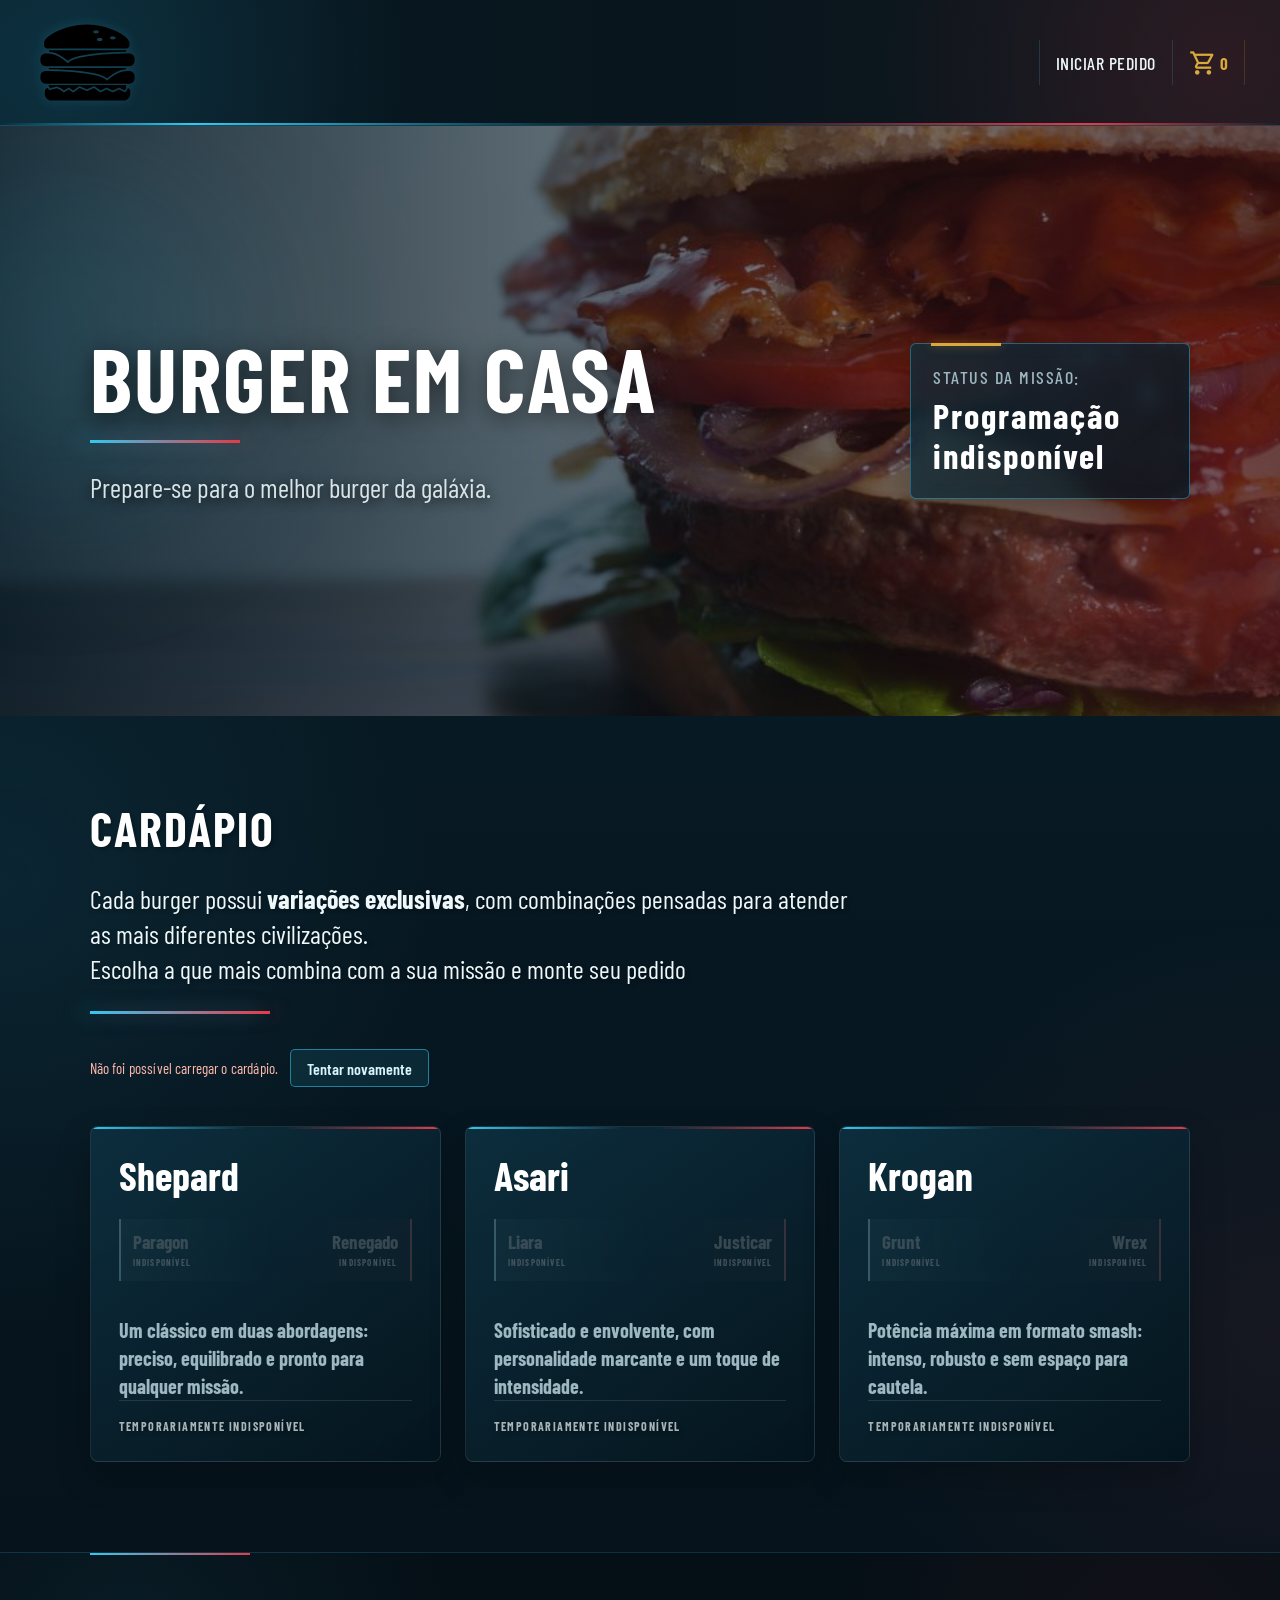
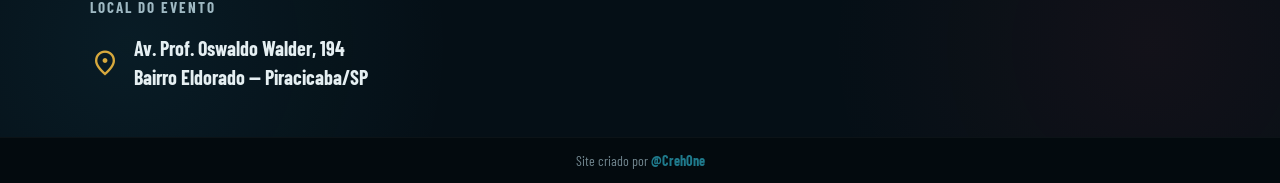
<file: index.html>
<!DOCTYPE html>
<html lang="pt-br">
<head>
    <meta charset="UTF-8">
    <meta http-equiv="X-UA-Compatible" content="IE=edge">
    <meta name="viewport" content="width=device-width, initial-scale=1.0">

    <link rel="stylesheet" href="css/style.css">
    <link rel="stylesheet" href="css/modal.css">
    <link rel="stylesheet" href="css/cart.css">
    <link rel="stylesheet" href="css/checkout.css">

    <link rel="preconnect" href="https://fonts.googleapis.com">
    <link rel="preconnect" href="https://fonts.gstatic.com" crossorigin>
    <link href="https://fonts.googleapis.com/css2?family=Barlow+Condensed:ital,wght@0,400;0,500;0,700;1,500;1,700&display=swap" rel="stylesheet">
    <link rel="stylesheet" href="https://fonts.googleapis.com/css2?family=Material+Symbols+Outlined:opsz,wght,FILL,GRAD@48,400,0,0" />

    <title>Burger em casa</title>
</head>
<body>
    <div class="modalScreen">
        <div class="modal">
            <div class="closeButton">
                <p onclick="closeModal()">❌</p>
            </div>
            <div class="burgerArea">
                <img src="images/burger-banner.jpg" alt="">
                <div class="burgerOptions">
                    <div class="burgerDesc">
                        <h1></h1>
                        <p></p>
                    </div>
                    <div class="variationArea">
                        <p class="variationBlue selected" onclick="selectBlue()"></p>
                        <p class="variationRed" onclick="selectRed()"></p>
                    </div>
                    <div class="variationDesc">
                        <p></p>
                    </div>
                </div>
            </div>
            <div class="values">
                <div class="quantity">
                    <p>Quantidade: </p>
                    <button id="qtMinus">-</button>
                    <div class="burgerQt">1</div>
                    <button id="qtPlus">+</button>
                </div>
                <div class="burgerPrice">
                    <p>R$ </p>
                    <p class="total">00,00</p>
                </div>
            </div>
        
            <div id="missionCartNotice" class="missionCartNotice" role="status" aria-live="polite" hidden></div>
            <div class="addCart">
                <button onclick="addToCart()">
                    <span class="material-symbols-outlined">
                        add_shopping_cart
                        </span> Carrinho
                </button>
            </div>
        </div>
    </div>

    <div class="container">
        <header>
            <img src="images/burger-logo-icon.svg" alt="">
            <div class="nav">
                <p onclick="rollToMenu()">Iniciar pedido</p>
                <p onclick="openCart()"><span class="material-symbols-outlined">
                    shopping_cart
                    </span>
                    <span id="cartQt">0</span></p>
            </div>
        </header>
        <div class="banner">
            <div class="event">
                <div class="prop">
                    <h1>BURGER EM CASA</h1>
                    <P>Prepare-se para o melhor burger da galáxia.</P>
                </div>
                <div class="date">
                    <p>Próxima missão:</p>
                    <p id="date">Consultando missão...</p>
                </div>
            </div>
        </div>
        <div class="menu">
            <div class="menuDescription">
                <p>Cada burger possui <strong>variações exclusivas</strong>, com combinações pensadas para atender as mais diferentes civilizações.</p>
                <p>Escolha a que mais combina com a sua missão e monte seu pedido</p>
            </div>
            <div class="catalogFeedback" aria-live="polite">
                <p id="catalogStatus" class="catalogStatus" role="status">
                    Consultando cardápio oficial...
                </p>
                <button id="catalogRetryButton" class="catalogRetryButton"
                    type="button" onclick="refreshCatalog()" hidden>
                    Tentar novamente
                </button>
            </div>
            <div class="menuOptions">
                <div class="option1" onclick="openModal(0)">
                    <h2>Shepard</h2>
                    <div class="menuVariation">
                        <p class="menuVariationItem paragonSide" id="menuVariation-0-0">
                            Paragon
                        </p>
                    
                        <p class="menuVariationItem renegadeSide" id="menuVariation-0-1">
                            Renegado
                        </p>
                    </div>
                    <p>Um clássico em duas abordagens: preciso, equilibrado e pronto para qualquer missão.</p>
                    <div class="menuAvailability" id="menuAvailability-0"></div>
                </div>
                <div class="option2" onclick="openModal(1)">
                    <h2>Asari</h2>
                    <div class="menuVariation">
                        <p class="menuVariationItem paragonSide" id="menuVariation-1-0">
                            Liara
                        </p>
                    
                        <p class="menuVariationItem renegadeSide" id="menuVariation-1-1">
                            Justicar
                        </p>
                    </div>
                    <p>Sofisticado e envolvente, com personalidade marcante e um toque de intensidade.</p>
                    <div class="menuAvailability" id="menuAvailability-1"></div>
                </div>
                <div class="option3" onclick="openModal(2)">
                    <h2>Krogan</h2>
                    <div class="menuVariation">
                        <p class="menuVariationItem paragonSide" id="menuVariation-2-0">
                            Grunt
                        </p>
                    
                        <p class="menuVariationItem renegadeSide" id="menuVariation-2-1">
                            Wrex
                        </p>
                    </div>
                    <p>Potência máxima em formato smash: intenso, robusto e sem espaço para cautela.</p>
                    <div class="menuAvailability" id="menuAvailability-2"></div>
                </div>
            </div>
        </div>
        <footer>
            <div class="address">
                <div class="addressLabel">LOCAL DO EVENTO</div>

                <div class="addressInfo">
                    <span class="material-symbols-outlined">location_on</span>
                
                    <p>
                        Av. Prof. Oswaldo Walder, 194<br>
                        Bairro Eldorado — Piracicaba/SP
                    </p>
                </div>
            </div>
            <div class="copyright">
                <p>Site criado por <a href="">@CrehOne</a></p>
            </div>
        </footer>
    </div>

    <aside>
        <div class="cartArea">
            <p class="closeCart" onclick="closeCart()">❌</p>
            <h1>Seu pedido</h1>
            <div class="cart">

                <div class="cartItems">
                    <!-- Os itens do carrinho serão inseridos pelo JavaScript -->
                </div>
            
                <div class="cartValues">
                    <p>Total: R$ <span class="cartTotal">0,00</span></p>
                </div>
            
                <div class="cartOrder">
                    <button type="button" onclick="openCheckout()">
                        Finalizar pedido
                    </button>
                </div>

            </div>
        </div>
    </aside>

    <!-- CHECKOUT -->
    <div class="checkoutScreen">

        <div class="checkout">

            <button class="closeCheckout" type="button" onclick="closeCheckout()">
                &times;
            </button>

            <h1>Finalizar pedido</h1>

            <div
                id="orderSuccess"
                class="orderSuccess"
                style="display: none;"
            >
                <h2>🍔 Pedido confirmado!</h2>
                    
                <p>
                    Seu pedido foi recebido com sucesso.
                </p>
            
                <p>
                    <strong>Número do pedido:</strong>
                    <span id="confirmedOrderId"></span>
                </p>
            
                <p>
                    <strong>Total:</strong>
                    R$ <span id="confirmedOrderTotal"></span>
                </p>
            
                <p>
                    Aguarde a confirmação do preparo.
                </p>

                <button
                    type="button"
                    id="shareWhatsAppButton"
                    onclick="sendConfirmedOrderToWhatsApp()"
                >
                    Enviar cópia pelo WhatsApp (opcional)
                </button>

                <button
                    type="button"
                    id="newOrderButton"
                    onclick="startNewOrder()"
                >
                    Fazer novo pedido
                </button>
            </div>

            <div class="checkoutForm">

                <div class="formGroup">
                    <label for="customerName">Nome</label>

                    <input
                        type="text"
                        id="customerName"
                        placeholder="Digite seu nome"
                        autocomplete="name"
                    >

                    <small class="formError" id="nameError"></small>
                </div>

                <div class="formGroup">
                    <label for="customerPhone">WhatsApp</label>

                    <input
                        type="tel"
                        id="customerPhone"
                        placeholder="(11) 99999-9999"
                        autocomplete="tel"
                        maxlength="15"
                    >

                    <small class="formError" id="phoneError"></small>
                </div>

                <div class="formGroup">
                    <label for="paymentMethod">Forma de pagamento</label>

                    <select id="paymentMethod">
                        <option value="">Selecione</option>
                        <option value="pix">Pix</option>
                        <option value="cartao">Cartão</option>
                    </select>
                
                    <small class="formError" id="paymentError"></small>
                </div>

                <div class="formGroup">
                    <label for="orderNotes">Observações</label>

                    <textarea
                        id="orderNotes"
                        placeholder="Alguma observação sobre o pedido?"
                        rows="3"
                    ></textarea>
                </div>

            </div>

            <p id="checkoutCatalogStatus" role="alert" style="display: none; color: #e02a24; font-weight: bold; margin: 12px 0;"></p>
            <div class="checkoutSummary">

                <h2>Resumo do pedido</h2>

                <div class="checkoutItems">
                    <!-- O JavaScript vai inserir os produtos aqui -->
                </div>

                <div class="checkoutTotal">
                    Total:
                    R$ <span id="checkoutTotalValue">0,00</span>
                </div>

            </div>

            <div class="checkoutActions">

                <button
                    class="confirmOrder"
                    type="button"
                    onclick="validateCheckout()"
                >
                    Confirmar pedido
                </button>

                <button
                    class="backToCart"
                    type="button"
                    onclick="backToCart()"
                >
                    Voltar ao carrinho
                </button>

            </div>

        </div>

    </div>
    
    <script src="menu.js"></script>
    <script src="script.js"></script>
</body>
</html>
</file>
<file: css/style.css>
* {
    margin: 0;
    padding: 0;
    box-sizing: border-box;
    font-family: 'Barlow Condensed', sans-serif;
    
}

body {
    display: flex;
    justify-content: right;
}

header {
    display: flex;
    flex-direction: row;
    justify-content: space-between;
    align-items: end;
    background-color: #e02a24;
    padding: 0px 30px;
    width: 99vw;
    min-height: 160px;
}

header img {    
    width: 160px;
    height: 160px;
}

header .nav {
    margin: 20px;
    display: flex;
    height: 30px;
    align-items: center;
}

.nav p {
    padding: 10px;
    text-decoration: none;
    color: black;
    text-transform: uppercase;
    font-weight: 500;
    border-left: 1px solid #022B3A;
}

.nav p:hover {
    background-color: #022B3A;
    color: white;
}

.nav span {
    color: yellow;
    border-radius: 5px;
}

.banner {
    display: flex;
    flex-direction: column;
    background-image: url(../images/burger-banner.jpg);
    background-repeat: no-repeat;
    background-size: cover;
    background-attachment: fixed;
    width: 99vw;
    min-height: 600px;
    box-shadow: inset -2px 1px 8px 4px rgba(0, 0, 0, 0.33);
}

.event {
    display: flex;
    height: 400px;
    flex-direction: row;
    justify-content: space-between;
    align-items: center;
}

.prop {
    flex: 1;
    padding: 40px;
    
}

.prop h1 {
    max-width: 440px;
    font-size: 70px;
    text-shadow: 2px 2px 4px rgba(0, 0, 0, 0.314);
    color: #022B3A;
}

.prop p {
    max-width: 350px;
    margin-top: 30px;
    font-size: 30px;
    text-shadow: 2px 2px 4px rgba(0, 0, 0, 0.314);
}

.date {
    display: flex;
    flex-direction: column;
    justify-content: end;
    margin-right: 40px;
    width: 220px;
    background-color: rgba(0, 0, 0, 0.715);
    color: white;
    font-size: 40px;
    font-weight: 700;
    text-align: center;
    border-radius: 15px;
    box-shadow: 4px 4px 4px rgba(0, 0, 0, 0.305);
}

#date {
    border: 3px solid white;
    border-radius: 0px 0px 15px 15px ;
}

.banner button {
    width: 120px;
    height: 28px;
    font-size: 18px;
    margin-left: 40px;
    background-color: #1F7A8C;
    color: white;
    border: 1px solid #022B3A;
    border-radius: 5px;
    box-shadow: 2px 2px 4px rgba(0, 0, 0, 0.31);
}

.banner button:hover {
    color: #022B3A;
    background-color: #BFDBF7;
    cursor: pointer;
    border: 2px solid #022B3A;
    font-weight: bold;
}

.menu {
    display: flex;
    flex-direction: column;
    width: 99vw;
    min-height: 600px;
    background-color: #e02a24;
}

.menuDescription {
    flex: 1;
    padding: 40px;
    font-size: 28px;
    color: #022B3A;
    text-shadow: 2px 2px 4px rgba(0, 0, 0, 0.314);
}

.menuOptions {
    flex: 1;
    display: flex;
    margin: 40px;
}

.option1,
.option2,
.option3 {
    background-color: #BFDBF7;
    width: 200px;
    height: 350px;
    border: 5px solid #022B3A;
    border-radius: 10px;
    margin-right: 30px;
    text-shadow: 2px 2px 4px rgba(0, 0, 0, 0.314);
    box-shadow: 2px 2px 4px rgba(0, 0, 0, 0.31);
}

.option1:hover,
.option2:hover,
.option3:hover {
    box-shadow: 2px 2px 10px #BFDBF7;
    border-color: #BFDBF7;
}

.option1 h2,
.option2 h2,
.option3 h2 {
    font-size: 45px;
    text-align: center;
    color: #022B3A;
}

.option1 p,
.option2 p,
.option3 p {
    font-size: 20px;
    font-weight: bold;
    padding: 20px;
    color: #022B3A;
}

.smallName {
    font-size: 10px;
}

.blueOption {
    color: #1F7A8C;
}

.redOption {
    color: #e02a24;
}

.address {
    background-color: orange;
    color: #022B3A;
    padding: 40px;
    font-size: 20px;
    font-weight: bold
}

.copyright {
    background-color: #022B3A;
    color:#1F7A8C;
    text-align: center;
}

.copyright a {
    text-decoration: none;
    color:#1F7A8C;
    font-weight: bold;
}



/* ================================
   RESPONSIVIDADE - CELULAR
   ================================ */

@media (max-width: 600px) {

    body {
        display: block;
        width: 100%;
        overflow-x: hidden;
    }

    .container {
        width: 100% !important;
        max-width: 100%;
        overflow-x: hidden;
    }

    /* ---------- HEADER ---------- */

    header {
        width: 100%;
        min-height: 90px;
        height: auto;
        padding: 10px 15px;
        align-items: center;
    }

    header img {
        width: 85px;
        height: 85px;
        flex-shrink: 0;
    }

    header .nav {
        margin: 0;
        height: auto;
        display: flex;
        align-items: center;
    }

    .nav p {
        padding: 8px 7px;
        font-size: 16px;
        text-align: center;
        line-height: 1.1;
    }

    .nav span.material-symbols-outlined {
        font-size: 28px;
        display: block;
    }

    /* ---------- BANNER ---------- */

    .banner {
        width: 100%;
        min-height: 620px;
        background-attachment: scroll;
        background-position: center;
    }

    .event {
        height: auto;
        min-height: 500px;
        flex-direction: column;
        justify-content: center;
        align-items: stretch;
        gap: 30px;
    }

    .prop {
        padding: 35px 25px 0 25px;
        flex: none;
    }

    .prop h1 {
        max-width: 100%;
        font-size: 52px;
        line-height: 0.95;
    }

    .prop p {
        max-width: 100%;
        margin-top: 25px;
        font-size: 25px;
        line-height: 1.15;
    }

    .date {
        align-self: center;
        width: 190px;
        margin-right: 0;
        font-size: 32px;
    }

    #date {
        width: 100%;
    }

    .banner button {
        width: 140px;
        margin: 0 0 30px 25px;
        flex-shrink: 0;
    }

    /* ---------- MENU ---------- */

    .menu {
        width: 100%;
        min-height: auto;
    }

    .menuDescription {
        padding: 35px 25px 20px 25px;
        font-size: 24px;
        line-height: 1.15;
    }

    .menuOptions {
        display: flex;
        flex-direction: column;
        align-items: center;
        margin: 10px 20px 40px 20px;
        gap: 25px;
    }

    .option1,
    .option2,
    .option3 {
        width: 100%;
        max-width: 320px;
        height: auto;
        min-height: 300px;
        margin-right: 0;
    }

    .option1 h2,
    .option2 h2,
    .option3 h2 {
        font-size: 40px;
    }

    .option1 p,
    .option2 p,
    .option3 p {
        font-size: 19px;
        padding: 15px 20px;
    }

    /* ---------- FOOTER ---------- */

    .address {
        padding: 30px 25px;
        font-size: 18px;
        line-height: 1.3;
    }

    .copyright {
        padding: 10px;
        font-size: 16px;
    }
}

/* =========================================
   FASE 8 - NOVA IDENTIDADE VISUAL
   HEADER + BANNER
   ========================================= */


/* ---------- CORES DO PROJETO ---------- */

:root {
    --space-dark: #06131c;
    --space-panel: #0b2634;

    --paragon: #35c8f0;
    --paragon-glow: rgba(53, 200, 240, 0.35);

    --renegade: #e63b48;
    --renegade-glow: rgba(230, 59, 72, 0.30);

    --gold: #d8a93d;

    --text-light: #eef7fa;
    --text-muted: #9eb8c2;
}


/* ---------- BASE ---------- */

body {
    background-color: var(--space-dark);
}

.container {
    width: 100%;
}


/* =========================================
   HEADER
   ========================================= */

header {
    position: relative;

    width: 100%;
    min-height: 120px;

    padding: 10px 35px;

    display: flex;
    justify-content: space-between;
    align-items: center;

    background:
        radial-gradient(
            circle at 5% 50%,
            rgba(53, 200, 240, 0.14),
            transparent 28%
        ),
        radial-gradient(
            circle at 95% 50%,
            rgba(230, 59, 72, 0.13),
            transparent 28%
        ),
        linear-gradient(
            90deg,
            #071923,
            #08151d 50%,
            #11171d
        );

    border-bottom: 1px solid rgba(53, 200, 240, 0.22);
}


/* linha Paragon / Renegade */

header::after {
    content: '';

    position: absolute;

    left: 0;
    bottom: 0;

    width: 100%;
    height: 2px;

    background:
        linear-gradient(
            90deg,
            transparent 0%,
            var(--paragon) 15%,
            rgba(53, 200, 240, 0.15) 43%,
            rgba(230, 59, 72, 0.15) 57%,
            var(--renegade) 85%,
            transparent 100%
        );
}


/* ---------- LOGO ---------- */

header img {
    width: 105px;
    height: 105px;

    object-fit: contain;

    filter:
        drop-shadow(0 0 6px rgba(53, 200, 240, 0.15));
}


/* ---------- NAVEGAÇÃO ---------- */

header .nav {
    display: flex;
    align-items: center;

    height: auto;
    margin: 0;
}

.nav p {
    position: relative;

    display: flex;
    align-items: center;
    justify-content: center;

    min-height: 45px;

    padding: 8px 16px;

    color: var(--text-light);

    border-left: 1px solid rgba(53, 200, 240, 0.18);

    font-size: 18px;
    font-weight: 500;
    letter-spacing: 0.5px;

    cursor: pointer;

    transition: 0.2s ease;
}

.nav p:hover {
    color: #ffffff;

    background: rgba(53, 200, 240, 0.10);

    box-shadow:
        inset 0 -2px 0 var(--paragon);
}


/* último item = carrinho */

.nav p:last-child {
    color: var(--gold);

    border-right: 1px solid rgba(216, 169, 61, 0.18);
}

.nav p:last-child:hover {
    color: #f4cf6e;

    background: rgba(216, 169, 61, 0.08);

    box-shadow:
        inset 0 -2px 0 var(--gold);
}

.nav span {
    color: inherit;
}

.nav span.material-symbols-outlined {
    font-size: 28px;
}

#cartQt {
    margin-left: 3px;

    font-size: 17px;
    font-weight: 700;
}


/* =========================================
   BANNER
   ========================================= */

.banner {
    position: relative;

    display: flex;

    width: 100%;
    min-height: 590px;

    background-image:
        linear-gradient(
            90deg,
            rgba(2, 19, 29, 0.88) 0%,
            rgba(3, 20, 30, 0.62) 42%,
            rgba(19, 12, 18, 0.52) 68%,
            rgba(37, 9, 15, 0.72) 100%
        ),
        url(../images/burger-banner.jpg);

    background-repeat: no-repeat;
    background-size: cover;
    background-position: center;

    background-attachment: scroll;

    box-shadow: none;

    overflow: hidden;
}


/* brilho azul à esquerda */

.banner::before {
    content: '';

    position: absolute;

    left: -120px;
    top: 5%;

    width: 360px;
    height: 360px;

    border-radius: 50%;

    background: rgba(53, 200, 240, 0.10);

    filter: blur(80px);

    pointer-events: none;
}


/* brilho vermelho à direita */

.banner::after {
    content: '';

    position: absolute;

    right: -130px;
    bottom: 0;

    width: 380px;
    height: 380px;

    border-radius: 50%;

    background: rgba(230, 59, 72, 0.11);

    filter: blur(90px);

    pointer-events: none;
}


/* ---------- CONTEÚDO DO BANNER ---------- */

.event {
    position: relative;
    z-index: 1;

    display: grid;
    grid-template-columns: minmax(0, 1fr) 280px;

    width: 100%;
    min-height: 590px;
    height: auto;

    align-items: center;

    gap: 50px;

    padding: 70px 7%;
}


/* ---------- TEXTO PRINCIPAL ---------- */

.prop {
    padding: 0;
}

.prop h1 {
    max-width: 650px;

    margin: 0;

    color: #ffffff;

    font-size: clamp(58px, 7vw, 92px);
    line-height: 0.9;
    letter-spacing: 2px;

    text-shadow:
        0 5px 25px rgba(0, 0, 0, 0.55);
}


/* pequeno detalhe abaixo do título */

.prop h1::after {
    content: '';

    display: block;

    width: 150px;
    height: 3px;

    margin-top: 22px;

    background:
        linear-gradient(
            90deg,
            var(--paragon),
            var(--renegade)
        );

    box-shadow:
        -15px 0 20px var(--paragon-glow),
        15px 0 20px var(--renegade-glow);
}


.prop p {
    max-width: 520px;

    margin-top: 28px;

    color: #d7e4e8;

    font-size: 27px;
    line-height: 1.25;

    text-shadow:
        0 3px 12px rgba(0, 0, 0, 0.75);
}


/* =========================================
   PRÓXIMA MISSÃO
   ========================================= */

.date {
    position: relative;

    display: flex;
    flex-direction: column;
    justify-content: center;

    width: 100%;
    min-height: 150px;

    margin: 0;
    padding: 22px;

    color: var(--text-light);

    background:
        linear-gradient(
            135deg,
            rgba(10, 45, 61, 0.72),
            rgba(8, 21, 29, 0.82)
        );

    border: 1px solid rgba(53, 200, 240, 0.42);
    border-radius: 6px;

    box-shadow:
        0 15px 40px rgba(0, 0, 0, 0.28),
        inset 0 0 25px rgba(53, 200, 240, 0.03);

    backdrop-filter: blur(8px);

    font-size: 23px;
    font-weight: 500;
    text-align: left;
}


/* pequeno detalhe dourado */

.date::before {
    content: '';

    position: absolute;

    top: -1px;
    left: 20px;

    width: 70px;
    height: 3px;

    background: var(--gold);

    box-shadow:
        0 0 10px rgba(216, 169, 61, 0.45);
}


.date > p:first-child {
    color: var(--text-muted);

    font-size: 18px;
    font-weight: 500;
    letter-spacing: 1.5px;
    text-transform: uppercase;
}


#date {
    width: auto;

    margin-top: 8px;
    padding: 0;

    color: #ffffff;

    border: none;
    border-radius: 0;

    font-size: 42px;
    font-weight: 700;
    line-height: 1;

    letter-spacing: 2px;
}


/* botão antigo do banner não é mais utilizado */

.banner > button {
    display: none;
}

/* =========================================
   FASE 8 - HEADER/BANNER MOBILE
   ========================================= */

@media (max-width: 600px) {

    header {
        min-height: 82px;

        padding: 8px 12px;
    }

    header img {
        width: 72px;
        height: 72px;
    }

    header .nav {
        margin: 0;
    }

    .nav p {
        min-height: 40px;

        padding: 6px 8px;

        font-size: 14px;
        line-height: 1.05;
    }

    .nav span.material-symbols-outlined {
        font-size: 25px;
    }

    #cartQt {
        font-size: 15px;
    }


    /* ---------- BANNER ---------- */

    .banner {
        min-height: 590px;

        background-position: 58% center;
    }

    .event {
        display: flex;
        flex-direction: column;

        min-height: 590px;

        justify-content: center;
        align-items: stretch;

        gap: 45px;

        padding: 55px 24px;
    }

    .prop {
        padding: 0;
    }

    .prop h1 {
        max-width: 100%;

        font-size: clamp(50px, 15vw, 68px);
        line-height: 0.92;
    }

    .prop h1::after {
        width: 110px;

        margin-top: 18px;
    }

    .prop p {
        max-width: 100%;

        margin-top: 22px;

        color: #e3edf0;

        font-size: 22px;
        line-height: 1.25;
    }


    /* ---------- PRÓXIMA MISSÃO ---------- */

    .date {
        align-self: stretch;

        width: 100%;
        max-width: 300px;

        min-height: 125px;

        margin: 0;

        padding: 18px 20px;

        font-size: 20px;
    }

    .date > p:first-child {
        font-size: 16px;
    }

    #date {
        font-size: 36px;
    }
}

/* =========================================
   FASE 8.2 - CARDÁPIO
   ========================================= */

.menu {
    position: relative;

    width: 100%;
    min-height: auto;

    padding: 80px 7% 90px;

    color: var(--text-light);

    background:
        radial-gradient(
            circle at 0% 20%,
            rgba(53, 200, 240, 0.08),
            transparent 30%
        ),
        radial-gradient(
            circle at 100% 75%,
            rgba(230, 59, 72, 0.07),
            transparent 30%
        ),
        linear-gradient(
            180deg,
            #071923,
            #06131c
        );
}


/* ---------- INTRODUÇÃO ---------- */

.menuDescription {
    position: relative;

    max-width: 760px;

    padding: 0 0 35px;

    color: var(--text-light);

    font-size: 26px;
    line-height: 1.35;
}


/* título criado apenas visualmente */

.menuDescription::before {
    content: 'CARDÁPIO';

    display: block;

    margin-bottom: 20px;

    color: #ffffff;

    font-size: 48px;
    font-weight: 700;
    letter-spacing: 2px;
}


/* linha Paragon / Renegade */

.menuDescription::after {
    content: '';

    display: block;

    width: 180px;
    height: 3px;

    margin-top: 25px;

    background:
        linear-gradient(
            90deg,
            var(--paragon),
            var(--renegade)
        );

    box-shadow:
        -12px 0 20px var(--paragon-glow),
        12px 0 20px var(--renegade-glow);
}


/* ---------- CONJUNTO DE CARDS ---------- */

.menuOptions {
    display: grid;

    grid-template-columns:
        repeat(3, minmax(0, 1fr));

    gap: 24px;

    margin: 25px 0 0;
}


/* ---------- CARD ---------- */

.option1,
.option2,
.option3 {
    position: relative;

    display: flex;
    flex-direction: column;

    width: 100%;
    height: auto;
    min-height: 410px;

    margin: 0;
    padding: 28px;

    overflow: hidden;

    color: var(--text-light);

    background:
        linear-gradient(
            145deg,
            rgba(14, 48, 64, 0.90),
            rgba(5, 21, 30, 0.96)
        );

    border: 1px solid rgba(53, 200, 240, 0.24);
    border-radius: 8px;

    box-shadow:
        0 15px 35px rgba(0, 0, 0, 0.22);

    cursor: pointer;

    transition:
        transform 0.2s ease,
        border-color 0.2s ease,
        box-shadow 0.2s ease;
}


/* luz ciano à esquerda */

.option1::before,
.option2::before,
.option3::before {
    content: '';

    position: absolute;

    top: 0;
    left: 0;

    width: 45%;
    height: 2px;

    background:
        linear-gradient(
            90deg,
            var(--paragon),
            transparent
        );
}


/* luz vermelha à direita */

.option1::after,
.option2::after,
.option3::after {
    content: '';

    position: absolute;

    top: 0;
    right: 0;

    width: 45%;
    height: 2px;

    background:
        linear-gradient(
            270deg,
            var(--renegade),
            transparent
        );
}


.option1:hover,
.option2:hover,
.option3:hover {
    transform: translateY(-4px);

    border-color: rgba(53, 200, 240, 0.42);

    box-shadow:
        0 20px 45px rgba(0, 0, 0, 0.30),
        -8px 0 30px rgba(53, 200, 240, 0.04),
        8px 0 30px rgba(230, 59, 72, 0.04);
}


/* ---------- NOME DO BURGER ---------- */

.option1 h2,
.option2 h2,
.option3 h2 {
    margin: 0 0 25px;

    color: #ffffff;

    font-size: 44px;
    line-height: 1;
    text-align: left;

    text-shadow: none;
}


/* ---------- VARIAÇÕES ---------- */

.menuVariation {
    display: grid;

    grid-template-columns: 1fr 1fr;

    gap: 10px;

    margin-bottom: 25px;
}


.menuVariationItem {
    position: relative;

    display: flex;
    flex-direction: column;
    justify-content: center;

    min-height: 62px;

    margin: 0 !important;
    padding: 10px 12px !important;

    background: rgba(255, 255, 255, 0.025);

    font-size: 19px !important;
    font-weight: 700;
    line-height: 1.1 !important;

    text-shadow: none !important;
}


/* lado Paragon */

.menuVariationItem.paragonSide {
    color: #bcecf7;

    border-left: 2px solid var(--paragon);

    background:
        linear-gradient(
            90deg,
            rgba(53, 200, 240, 0.12),
            rgba(53, 200, 240, 0.025)
        );
}


/* lado Renegade */

.menuVariationItem.renegadeSide {
    color: #f3c0c5;

    border-right: 2px solid var(--renegade);

    background:
        linear-gradient(
            270deg,
            rgba(230, 59, 72, 0.11),
            rgba(230, 59, 72, 0.025)
        );

    text-align: right;
}


/* ---------- DESCRIÇÃO ---------- */

.option1 > p,
.option2 > p,
.option3 > p {
    flex: 1;

    margin: 0;

    padding: 10px 0 0;

    color: var(--text-muted);

    font-size: 20px;
    line-height: 1.4;

    text-shadow: none;
}


/* ---------- INDISPONÍVEL POR VARIAÇÃO ---------- */

.menuVariationItem.menuUnavailable {
    opacity: 0.36;

    color: #7f929a;

    filter: grayscale(0.7);
}


.menuVariationItem.menuUnavailable span {
    display: block;

    margin-top: 5px;

    color: #9ba9ae;

    font-size: 9px;
    font-weight: 700;
    letter-spacing: 1.2px;
}


/* ---------- PRODUTO TOTALMENTE INDISPONÍVEL ---------- */

.menuAvailability {
    display: none;

    margin-top: 20px;
    padding-top: 15px;

    color: #a9b4b8;

    border-top: 1px solid rgba(169, 180, 184, 0.16);

    font-size: 12px;
    font-weight: 700;
    letter-spacing: 1.4px;
}


.menuAvailability.show {
    display: block;
}


.productUnavailable {
    border-color: rgba(140, 155, 162, 0.18);
}


.productUnavailable:hover {
    border-color: rgba(140, 155, 162, 0.30);
}

@media (max-width: 900px) {

    .menuOptions {
        grid-template-columns: 1fr;
    }

    .option1,
    .option2,
    .option3 {
        min-height: 0;
    }
}


@media (max-width: 600px) {

    .menu {
        padding: 55px 24px 65px;
    }

    .menuDescription {
        padding: 0 0 25px;

        font-size: 21px;
    }

    .menuDescription::before {
        margin-bottom: 16px;

        font-size: 38px;
    }

    .menuDescription::after {
        width: 130px;

        margin-top: 20px;
    }


    .menuOptions {
        gap: 18px;

        margin-top: 15px;
    }


    .option1,
    .option2,
    .option3 {
        max-width: none;

        padding: 24px 20px;

        border-radius: 7px;

        min-height: 0;
    }


    .option1 h2,
    .option2 h2,
    .option3 h2 {
        margin-bottom: 20px;

        font-size: 36px;

        text-align: left;
    }


    .menuVariation {
        gap: 7px;

        margin-bottom: 20px;
    }


    .menuVariationItem {
        min-height: 58px;

        padding: 9px !important;

        font-size: 17px !important;
    }


    .option1 > p,
    .option2 > p,
    .option3 > p {
        padding-top: 5px;

        font-size: 18px;
    }
}


@media (max-width: 380px) {

    .menuVariation {
        grid-template-columns: 1fr;
    }

    .menuVariationItem.renegadeSide {
        text-align: left;

        border-right: none;
        border-left: 2px solid var(--renegade);

        background:
            linear-gradient(
                90deg,
                rgba(230, 59, 72, 0.11),
                rgba(230, 59, 72, 0.025)
            );
    }
}

/* =========================================
   AJUSTES FINAIS DOS CARDS
   ========================================= */

.option1,
.option2,
.option3 {
    min-height: 330px;
}

/* nome do burger */
.option1 h2,
.option2 h2,
.option3 h2 {
    display: block;

    margin: 0 0 24px;

    color: #ffffff;

    font-size: 40px;
    font-weight: 700;
    line-height: 1;

    text-align: left;

    text-shadow: none;
}

/* aproxima descrição das opções */
.option1 > p,
.option2 > p,
.option3 > p {
    flex: 0;

    margin-top: 0;
}

/* status geral fica no final */
.menuAvailability {
    margin-top: auto;
    padding-top: 18px;
}

/* =========================================
   FASE 8.3 - RODAPÉ
   ========================================= */

.address {
    position: relative;

    width: 100%;

    padding: 45px 7%;

    color: var(--text-light);

    background:
        radial-gradient(
            circle at 10% 50%,
            rgba(53, 200, 240, 0.07),
            transparent 28%
        ),
        radial-gradient(
            circle at 90% 50%,
            rgba(230, 59, 72, 0.06),
            transparent 28%
        ),
        #050f16;

    border-top: 1px solid rgba(53, 200, 240, 0.18);

    font-size: inherit;
}


/* linha superior Paragon / Renegade */

.address::before {
    content: '';

    position: absolute;

    top: 0;
    left: 7%;

    width: 160px;
    height: 2px;

    background:
        linear-gradient(
            90deg,
            var(--paragon),
            var(--renegade)
        );
}


/* ---------- TÍTULO ---------- */

.addressLabel {
    margin-bottom: 18px;

    color: var(--text-muted);

    font-size: 15px;
    font-weight: 700;
    letter-spacing: 2px;
}


/* ---------- ENDEREÇO ---------- */

.addressInfo {
    display: flex;
    align-items: center;

    gap: 14px;
}

.addressInfo .material-symbols-outlined {
    color: var(--gold);

    font-size: 30px;
}

.addressInfo p {
    margin: 0;

    color: #e5eff2;

    font-size: 20px;
    line-height: 1.45;
}


/* =========================================
   COPYRIGHT
   ========================================= */

.copyright {
    width: 100%;

    padding: 14px 7%;

    color: #71868f;
    background: #030a0e;

    border-top: 1px solid rgba(255, 255, 255, 0.035);

    font-size: 14px;
    text-align: center;
}

@media (max-width: 600px) {

    .address {
        padding: 35px 24px;
    }

    .address::before {
        left: 24px;

        width: 120px;
    }

    .addressLabel {
        margin-bottom: 16px;

        font-size: 13px;
    }

    .addressInfo {
        align-items: flex-start;

        gap: 11px;
    }

    .addressInfo .material-symbols-outlined {
        margin-top: 2px;

        font-size: 26px;
    }

    .addressInfo p {
        font-size: 18px;
    }

    .copyright {
        padding: 12px 24px;

        font-size: 13px;
    }
}

/* FASE 13 — Estado compacto da sincronização do cardápio */
.catalogFeedback {
    display: flex;
    flex-wrap: wrap;
    align-items: center;
    gap: 12px;
    min-height: 28px;
    margin: 0 0 14px;
}
.catalogStatus {
    margin: 0;
    color: #9eb8c2;
    font-size: 15px;
    line-height: 1.35;
    letter-spacing: .15px;
}
.catalogStatusSuccess {
    color: #9eb8c2;
}
.catalogStatusLoading {
    color: #bcecf7;
}
.catalogStatusError {
    color: #ffb9ac;
}
.catalogRetryButton {
    min-height: 38px;
    padding: 7px 16px;
    border: 1px solid rgba(53, 200, 240, .55);
    border-radius: 5px;
    color: #d8f4fc;
    background: rgba(53, 200, 240, .10);
    font: inherit;
    font-size: 16px;
    font-weight: 600;
    cursor: pointer;
}
.catalogRetryButton:hover:not(:disabled) {
    border-color: #35c8f0;
    background: rgba(53, 200, 240, .20);
}
.catalogRetryButton[hidden] {
    display: none !important;
}
@media (max-width: 600px) {
    .catalogFeedback {
        margin-bottom: 12px;
    }
    .catalogStatus {
        font-size: 14px;
    }
}

/* FASE 13.2 — Exibição da missão / aviso no modal */
.date #date { overflow-wrap: anywhere; font-size: clamp(23px, 2.7vw, 42px); line-height: 1.15; }
.missionCartNotice {
    margin: 20px 0 0; padding: 13px 16px; color: #f2dfb1;
    background: rgba(216,169,61,.09); border: 1px solid rgba(216,169,61,.38);
    border-left: 3px solid #d8a93d; border-radius: 5px;
    font-size: 17px; line-height: 1.35;
}
.missionCartNotice[hidden] { display: none !important; }
.addCart button.missionClosedButton {
    color: #f2dfb1; background: rgba(216,169,61,.11);
    border-color: rgba(216,169,61,.48); box-shadow: none;
}
.addCart button.missionClosedButton:hover { background: rgba(216,169,61,.18); }
@media(max-width:600px) { .date #date { font-size: 27px; } .missionCartNotice { font-size: 16px; } }
</file>
<file: css/modal.css>
/* =========================================
   MODAL - BURGER EM CASA
   Interface inspirada em sci-fi / Mass Effect
   ========================================= */


/* ---------- TELA DO MODAL ---------- */

.modalScreen {
    display: none;
    position: fixed;
    inset: 0;
    z-index: 3000;

    justify-content: center;
    align-items: center;

    padding: 25px;

    background:
        radial-gradient(
            circle at center,
            rgba(26, 79, 103, 0.35),
            rgba(2, 12, 18, 0.92) 70%
        );

    backdrop-filter: blur(6px);
}


/* ---------- PAINEL PRINCIPAL ---------- */

.modal {
    position: relative;

    width: 100%;
    max-width: 900px;
    max-height: 92vh;

    padding: 30px;

    overflow-y: auto;

    color: #eaf6fa;

    background:
        linear-gradient(
            145deg,
            rgba(17, 48, 64, 0.96),
            rgba(5, 21, 30, 0.98)
        );

    border: 1px solid rgba(79, 195, 232, 0.45);
    border-radius: 12px;

    box-shadow:
        0 0 0 1px rgba(255, 255, 255, 0.03),
        0 20px 60px rgba(0, 0, 0, 0.55),
        0 0 30px rgba(79, 195, 232, 0.08);
}


/* detalhe superior */

.modal::before {
    content: '';

    position: absolute;
    top: 0;
    left: 30px;

    width: 120px;
    height: 3px;

    background: #d8a93d;

    box-shadow: 0 0 12px rgba(216, 169, 61, 0.55);
}


/* ---------- FECHAR ---------- */

.closeButton {
    display: flex;
    justify-content: flex-end;

    height: auto;
    margin-bottom: 5px;
}

.closeButton p {
    display: flex;
    justify-content: center;
    align-items: center;

    width: 36px;
    height: 36px;

    margin: 0;

    color: #9edcec;
    background: rgba(79, 195, 232, 0.08);

    border: 1px solid rgba(79, 195, 232, 0.35);
    border-radius: 6px;

    font-size: 0;

    cursor: pointer;

    transition: 0.2s ease;
}


/* substitui visualmente o emoji */

.closeButton p::after {
    content: '×';
    font-size: 28px;
    line-height: 1;
}

.closeButton p:hover {
    color: #ffffff;
    background: rgba(79, 195, 232, 0.18);

    border-color: #4fc3e8;

    box-shadow: 0 0 12px rgba(79, 195, 232, 0.25);
}


/* ---------- ÁREA DO BURGER ---------- */

.burgerArea {
    display: grid;
    grid-template-columns: minmax(250px, 0.8fr) 1.2fr;

    width: 100%;
    min-height: auto;

    gap: 35px;

    align-items: center;
}


/* ---------- IMAGEM ---------- */

.burgerArea img {
    width: 100%;
    max-width: 330px;
    height: 330px;

    justify-self: center;

    object-fit: cover;

    border: 1px solid rgba(79, 195, 232, 0.55);
    border-radius: 8px;

    box-shadow:
        0 15px 35px rgba(0, 0, 0, 0.35),
        0 0 20px rgba(79, 195, 232, 0.08);
}


/* ---------- INFORMAÇÕES ---------- */

.burgerOptions {
    padding: 0;
}

.burgerOptions h1 {
    margin: 0 0 5px;

    color: #ffffff;

    text-align: left;

    font-size: 42px;
    font-weight: 700;
    letter-spacing: 1px;

    text-shadow: none;
}

.burgerDesc > p {
    margin: 0 0 22px;

    color: #9fb8c3;

    text-align: left;

    font-size: 19px;
    line-height: 1.35;
}


/* ---------- VARIAÇÕES ---------- */

.variationArea {
    display: grid;
    grid-template-columns: 1fr 1fr;

    gap: 10px;

    margin: 15px 0 20px;
}

.variationBlue,
.variationRed {
    display: flex;
    flex-direction: column;
    justify-content: center;
    align-items: center;

    width: auto;
    min-height: 52px;

    margin: 0;
    padding: 8px 12px;

    color: #b9e7f2;

    background:
        linear-gradient(
            90deg,
            rgba(45, 127, 158, 0.28),
            rgba(18, 66, 86, 0.18)
        );

    border: 1px solid rgba(79, 195, 232, 0.45);
    border-radius: 4px;

    box-shadow: none;

    font-size: 21px;
    font-weight: 600;
    text-align: center;

    cursor: pointer;

    transition:
        background 0.2s ease,
        border-color 0.2s ease,
        color 0.2s ease,
        box-shadow 0.2s ease,
        transform 0.2s ease;
}


/* estado hover */

.variationBlue:not(.selected):not(.unavailable):hover,
.variationRed:not(.selected):not(.unavailable):hover {
    color: #ffffff;

    background: rgba(79, 195, 232, 0.20);

    border-color: #4fc3e8;

    box-shadow:
        inset 0 0 18px rgba(79, 195, 232, 0.08),
        0 0 12px rgba(79, 195, 232, 0.12);

    transform: translateY(-1px);
}


/* ---------- SELECIONADO - DOURADO ---------- */

.variationBlue.selected,
.variationRed.selected {
    color: #fff2c5;

    background:
        linear-gradient(
            90deg,
            rgba(216, 169, 61, 0.35),
            rgba(113, 81, 22, 0.22)
        );

    border-color: #d8a93d;

    box-shadow:
        inset 0 0 18px rgba(216, 169, 61, 0.10),
        0 0 14px rgba(216, 169, 61, 0.16);

    transform: none;
}


/* pequena linha indicando seleção */

.variationBlue.selected::before,
.variationRed.selected::before {
    content: '';

    width: 35px;
    height: 2px;

    margin-bottom: 4px;

    background: #d8a93d;

    box-shadow: 0 0 7px rgba(216, 169, 61, 0.6);
}


/* ---------- INDISPONÍVEL ---------- */

.variationBlue.unavailable,
.variationRed.unavailable {
    opacity: 0.38;

    color: #84959c;

    background: rgba(75, 88, 94, 0.16);

    border-color: rgba(140, 155, 162, 0.25);

    cursor: not-allowed;

    filter: grayscale(0.8);

    box-shadow: none;
}

.unavailable span {
    display: block;

    margin-top: 3px;

    color: #c5cdd0;

    font-size: 10px;
    font-weight: 700;
    letter-spacing: 1.4px;
}


/* ---------- INGREDIENTES ---------- */

.variationDesc {
    padding: 15px;

    background: rgba(79, 195, 232, 0.05);

    border-left: 2px solid rgba(79, 195, 232, 0.55);
}

.variationDesc p {
    margin: 0;

    color: #c8d8de;

    font-size: 17px;
    line-height: 1.4;
    text-align: left;
}


/* ---------- VALORES ---------- */

.values {
    display: grid;
    grid-template-columns: 1fr 1fr;

    align-items: center;

    margin-top: 28px;
    padding-top: 20px;

    border-top: 1px solid rgba(79, 195, 232, 0.18);

    font-size: 20px;
}


/* ---------- QUANTIDADE ---------- */

.quantity {
    display: flex;
    align-items: center;

    gap: 0;
}

.quantity p {
    margin: 0 12px 0 0;

    color: #9fb8c3;
}

.quantity .burgerQt {
    display: flex;
    justify-content: center;
    align-items: center;

    width: 42px;
    height: 38px;

    color: #ffffff;
    background: rgba(0, 0, 0, 0.22);

    border-top: 1px solid rgba(79, 195, 232, 0.45);
    border-bottom: 1px solid rgba(79, 195, 232, 0.45);
}

.quantity button {
    display: flex;
    justify-content: center;
    align-items: center;

    width: 38px;
    height: 38px;

    padding: 0;

    color: #b9e7f2;
    background: rgba(79, 195, 232, 0.12);

    border: 1px solid rgba(79, 195, 232, 0.45);

    font-size: 22px;

    cursor: pointer;

    transition: 0.2s ease;
}

#qtMinus {
    border-radius: 5px 0 0 5px;
}

#qtPlus {
    border-radius: 0 5px 5px 0;
}

.quantity button:hover {
    color: #ffffff;
    background: rgba(79, 195, 232, 0.28);

    border-color: #4fc3e8;
}


/* ---------- PREÇO ---------- */

.burgerPrice {
    display: flex;
    justify-content: flex-end;
    align-items: baseline;

    color: #d8a93d;

    font-weight: 700;
}

.burgerPrice p {
    margin: 0 3px;

    font-size: 24px;
}

.burgerPrice .total {
    font-size: 34px;
}


/* ---------- BOTÃO CARRINHO ---------- */

.addCart {
    display: flex;
    justify-content: flex-end;

    margin-top: 25px;
}

.addCart button {
    display: flex;
    justify-content: center;
    align-items: center;

    gap: 8px;

    width: 230px;
    min-height: 48px;

    padding: 8px 20px;

    color: #07161d;
    background:
        linear-gradient(
            90deg,
            #d8a93d,
            #edca6a
        );

    border: 1px solid #f0d477;
    border-radius: 5px;

    box-shadow:
        0 6px 18px rgba(0, 0, 0, 0.25),
        0 0 12px rgba(216, 169, 61, 0.12);

    font-family: inherit;
    font-size: 20px;
    font-weight: 700;

    cursor: pointer;

    transition: 0.2s ease;
}

.addCart button:hover:not(:disabled) {
    background:
        linear-gradient(
            90deg,
            #e5b94f,
            #f5d985
        );

    border-color: #ffe29a;

    box-shadow:
        0 7px 22px rgba(0, 0, 0, 0.3),
        0 0 18px rgba(216, 169, 61, 0.22);

    transform: translateY(-1px);
}


/* botão indisponível */

.addCart button.disabled,
.addCart button:disabled {
    color: #77878e;
    background: rgba(87, 101, 107, 0.15);

    border-color: rgba(135, 150, 157, 0.25);

    box-shadow: none;

    opacity: 0.7;

    cursor: not-allowed;

    filter: none;
}

@media (min-width: 801px) {

    .modal {
        max-width: 1050px;
        padding: 28px 38px;
    }

    .burgerArea {
        grid-template-columns: 395px 1fr;
        gap: 42px;
    }

    .burgerArea img {
        width: 100%;
        height: 410px;
        max-width: 395px;
    }

    .values {
        margin-top: 25px;
        padding-top: 25px;
    }

    .addCart {
        margin-top: 18px;
    }
}


/* =========================================
   TABLET / TELAS MENORES
   ========================================= */

@media (max-width: 800px) {

    .modalScreen {
        padding: 15px;
        align-items: flex-start;

        overflow-y: auto;
    }

    .modal {
        max-height: none;

        margin: 15px 0;

        padding: 20px;
    }

    .burgerArea {
        grid-template-columns: 240px 1fr;

        gap: 22px;
    }

    .burgerArea img {
        height: 240px;
    }

    .burgerOptions h1 {
        font-size: 34px;
    }
}


/* =========================================
   CELULAR
   ========================================= */

@media (max-width: 600px) {

    .modalScreen {
        padding: 0;

        background: rgba(2, 12, 18, 0.97);
    }

    .modal {
        width: 100%;
        min-height: 100vh;
        max-height: none;

        margin: 0;
        padding: 18px 18px 30px;

        border: none;
        border-radius: 0;

        overflow: visible;
    }

    .modal::before {
        left: 18px;
        width: 80px;
    }

    .closeButton {
        margin-bottom: 10px;
    }

    .burgerArea {
        display: flex;
        flex-direction: column;

        gap: 22px;
    }

    .burgerArea img {
        width: 100%;
        max-width: 360px;
        height: 300px;

        object-fit: cover;
        object-position: center;
    }

    .burgerOptions {
        width: 100%;
    }

    .burgerOptions h1 {
        font-size: 36px;
        text-align: center;
    }

    .burgerDesc > p {
        margin-bottom: 18px;

        text-align: center;

        font-size: 18px;
    }

    .variationArea {
        grid-template-columns: 1fr 1fr;

        gap: 8px;
    }

    .variationBlue,
    .variationRed {
        min-height: 50px;

        padding: 8px;

        font-size: 19px;
    }

    .variationDesc {
        padding: 13px;
    }

    .variationDesc p {
        font-size: 16px;
    }

    .values {
        grid-template-columns: 1fr;

        gap: 20px;

        margin-top: 22px;
    }

    .quantity {
        justify-content: center;
    }

    .burgerPrice {
        justify-content: center;
    }

    .addCart {
        justify-content: center;

        margin-top: 22px;
    }

    .addCart button {
        width: 100%;
        max-width: 360px;

        min-height: 52px;
    }
}


/* celulares muito pequenos */

@media (max-width: 380px) {

    .variationArea {
        grid-template-columns: 1fr;
    }

    .burgerOptions h1 {
        font-size: 32px;
    }

    .quantity p {
        margin-right: 8px;
    }

    .burgerArea img {
    height: 260px;
}
}
</file>
<file: css/cart.css>
/* =========================================
   CARRINHO - BURGER EM CASA
   ========================================= */

.container {
    flex: 1;
}


/* =========================================
   PAINEL
   ========================================= */

aside {
    display: none;

    position: fixed;
    top: 0;
    right: 0;
    z-index: 4000;

    width: min(470px, 100%);
    min-width: 400px;
    height: 100vh;

    overflow-x: hidden;
    overflow-y: auto;

    color: #eef7fa;

    background:
        radial-gradient(
            circle at 100% 0%,
            rgba(230, 59, 72, 0.08),
            transparent 28%
        ),
        radial-gradient(
            circle at 0% 30%,
            rgba(53, 200, 240, 0.08),
            transparent 35%
        ),
        linear-gradient(
            160deg,
            rgba(9, 35, 47, 0.99),
            rgba(4, 17, 24, 0.99)
        );

    border-left: 1px solid rgba(53, 200, 240, 0.32);

    box-shadow:
        -18px 0 50px rgba(0, 0, 0, 0.42);

    transition: all ease .3s;
}


/* detalhe superior */

aside::before {
    content: '';

    position: fixed;
    top: 0;
    right: 0;

    width: min(470px, 100%);
    height: 2px;

    background:
        linear-gradient(
            90deg,
            #35c8f0,
            rgba(53, 200, 240, 0.2) 45%,
            rgba(230, 59, 72, 0.2) 55%,
            #e63b48
        );
}


/* =========================================
   ÁREA INTERNA
   ========================================= */

.cartArea {
    width: 100%;

    padding: 28px;
}


/* ---------- FECHAR ---------- */

.closeCart {
    display: flex;
    align-items: center;
    justify-content: center;

    width: 38px;
    height: 38px;

    margin: 0 0 18px auto;

    color: #9edcec;
    background: rgba(53, 200, 240, 0.07);

    border: 1px solid rgba(53, 200, 240, 0.32);
    border-radius: 6px;

    font-size: 0;

    cursor: pointer;

    transition: 0.2s ease;
}


/* esconde visualmente o conteúdo antigo
   e usa um X mais limpo */

.closeCart::after {
    content: '×';

    font-size: 28px;
    line-height: 1;
}


.closeCart:hover {
    color: #ffffff;

    background: rgba(53, 200, 240, 0.16);

    border-color: #35c8f0;

    box-shadow:
        0 0 12px rgba(53, 200, 240, 0.16);
}


/* =========================================
   TÍTULO
   ========================================= */

.cartArea h1 {
    position: relative;

    margin: 0 0 32px;

    padding-bottom: 18px;

    color: #ffffff;

    font-size: 34px;
    font-weight: 700;
    letter-spacing: 1px;

    text-align: left;
}


/* linha abaixo do título */

.cartArea h1::after {
    content: '';

    position: absolute;

    left: 0;
    bottom: 0;

    width: 110px;
    height: 3px;

    background:
        linear-gradient(
            90deg,
            #35c8f0,
            #e63b48
        );
}


/* =========================================
   ITENS
   ========================================= */

.cartItems {
    margin-top: 0;
}


.cartDetails {
    display: grid;

    grid-template-columns:
        minmax(0, 1fr)
        auto;

    gap: 16px 12px;

    align-items: center;

    margin: 0;
    padding: 22px 0;

    border-bottom:
        1px solid rgba(53, 200, 240, 0.13);
}


/* ---------- NOME ---------- */

.cartItem {
    min-width: 0;

    color: #eef7fa;

    font-size: 20px;
    font-weight: 700;
    line-height: 1.25;
}


/* ---------- REMOVER ---------- */

.cartRemove {
    grid-column: 2;
    grid-row: 1;

    justify-self: end;

    display: flex;
    align-items: center;
    justify-content: center;

    width: 30px;
    height: 30px;

    padding: 0;

    color: #d87b83;
    background: rgba(230, 59, 72, 0.06);

    border: 1px solid rgba(230, 59, 72, 0.20);
    border-radius: 4px;

    font-size: 20px;
    font-weight: 400;
    line-height: 1;

    cursor: pointer;

    transition: 0.2s ease;
}


.cartRemove:hover {
    color: #ffffff;

    background: rgba(230, 59, 72, 0.20);

    border-color: #e63b48;
}


/* =========================================
   QUANTIDADE
   ========================================= */

.cartQt {
    grid-column: 1;
    grid-row: 2;

    display: flex;
    align-items: center;

    line-height: normal;
}


.cartQt button {
    display: flex;
    align-items: center;
    justify-content: center;

    width: 34px;
    height: 34px;

    padding: 0;

    color: #bcecf7;
    background: rgba(53, 200, 240, 0.09);

    border: 1px solid rgba(53, 200, 240, 0.38);

    font-size: 20px;

    cursor: pointer;

    transition: 0.2s ease;
}


.cartQt button:hover {
    color: #ffffff;

    background: rgba(53, 200, 240, 0.22);

    border-color: #35c8f0;
}


.cartMinus {
    border-radius: 5px 0 0 5px;
}


.cartPlus {
    border-radius: 0 5px 5px 0;
}


.actualQt {
    display: flex;
    align-items: center;
    justify-content: center;

    width: 38px;
    height: 34px;

    color: #ffffff;
    background: rgba(0, 0, 0, 0.22);

    border-top: 1px solid rgba(53, 200, 240, 0.38);
    border-bottom: 1px solid rgba(53, 200, 240, 0.38);

    text-align: center;
}


/* =========================================
   SUBTOTAL
   ========================================= */

.subtotal {
    grid-column: 2;
    grid-row: 2;

    justify-self: end;

    color: #d8a93d;

    font-size: 19px;
    font-weight: 700;

    white-space: nowrap;
}


/* =========================================
   TOTAL
   ========================================= */

.cartValues {
    display: flex;
    justify-content: flex-end;
    align-items: baseline;

    gap: 7px;

    margin-top: 30px;
    padding-top: 22px;

    border-top:
        1px solid rgba(53, 200, 240, 0.24);

    color: #9eb8c2;

    font-size: 17px;
}

.cartValues p {
    margin: 0;
}

.cartTotal {
    display: inline;

    margin: 0;

    color: #d8a93d;

    font-size: 32px;
    font-weight: 700;
}


/* =========================================
   FINALIZAR PEDIDO
   ========================================= */

.cartOrder {
    display: flex;
    justify-content: center;

    margin-top: 28px;
}


.cartOrder button {
    display: flex;
    align-items: center;
    justify-content: center;

    width: 100%;
    min-height: 52px;

    padding: 10px 20px;

    color: #07161d;

    background:
        linear-gradient(
            90deg,
            #d8a93d,
            #edca6a
        );

    border: 1px solid #f0d477;
    border-radius: 5px;

    box-shadow:
        0 7px 20px rgba(0, 0, 0, 0.25),
        0 0 12px rgba(216, 169, 61, 0.10);

    font-size: 20px;
    font-weight: 700;

    cursor: pointer;

    transition: 0.2s ease;
}


.cartOrder button:hover {
    background:
        linear-gradient(
            90deg,
            #e5b94f,
            #f5d985
        );

    border-color: #ffe29a;

    box-shadow:
        0 8px 24px rgba(0, 0, 0, 0.30),
        0 0 18px rgba(216, 169, 61, 0.20);

    transform: translateY(-1px);
}


/* =========================================
   CARRINHO VAZIO
   ========================================= */

.emptyCart {
    margin: 55px 0;

    padding: 30px 15px;

    color: #78909a;

    border-top:
        1px solid rgba(53, 200, 240, 0.10);

    border-bottom:
        1px solid rgba(53, 200, 240, 0.10);

    font-size: 18px;
    line-height: 1.4;

    text-align: center;
}


/* =========================================
   MOBILE
   ========================================= */

@media (max-width: 600px) {

    aside {
        width: 100%;
        min-width: 0;
        max-width: 100%;

        top: 0;
        right: 0;

        border-left: none;
    }


    aside::before {
        width: 100%;
    }


    .cartArea {
        width: 100%;

        padding: 20px 18px 30px;
    }


    .cartArea h1 {
        margin-bottom: 24px;

        font-size: 30px;
    }


    .cartDetails {
        gap: 14px 8px;

        padding: 20px 0;
    }


    .cartItem {
        font-size: 19px;
    }


    .subtotal {
        font-size: 18px;
    }


    .cartValues {
        margin-top: 25px;

        font-size: 16px;
    }


    .cartTotal {
        font-size: 30px;
    }


    .cartOrder {
        margin-top: 24px;
    }


    .cartOrder button {
        width: 100%;

        min-height: 54px;
    }


    .emptyCart {
        margin: 40px 0;

        font-size: 17px;
    }
}
</file>
<file: css/checkout.css>
/* =========================================
   CHECKOUT - BURGER EM CASA
   Interface sci-fi / Mass Effect
   ========================================= */

/* ---------- FUNDO ---------- */

.checkoutScreen {
    display: none;
    position: fixed;
    inset: 0;
    z-index: 5000;

    width: 100%;
    height: 100vh;
    height: 100dvh;

    overflow-y: auto;

    padding: 24px;

    background:
        radial-gradient(
            circle at 15% 15%,
            rgba(53, 200, 240, 0.12),
            transparent 40%
        ),
        radial-gradient(
            circle at 85% 85%,
            rgba(230, 59, 72, 0.09),
            transparent 40%
        ),
        rgba(2, 10, 16, 0.88);

    backdrop-filter: blur(6px);
}

/* ---------- PAINEL ---------- */

.checkout {
    position: relative;

    width: 100%;
    max-width: 680px;

    margin: 24px auto;
    padding: 36px;

    box-sizing: border-box;

    color: #eef7fa;

    background:
        linear-gradient(
            145deg,
            rgba(15, 45, 60, 0.98),
            rgba(5, 20, 29, 0.99)
        );

    border: 1px solid rgba(53, 200, 240, 0.38);
    border-radius: 10px;

    box-shadow:
        0 25px 65px rgba(0, 0, 0, 0.50),
        0 0 30px rgba(53, 200, 240, 0.05);
}

.checkout::before {
    content: '';

    position: absolute;
    top: 0;
    left: 35px;

    width: 115px;
    height: 3px;

    background:
        linear-gradient(90deg, #35c8f0, #e63b48);
}

/* ---------- TÍTULO ---------- */

.checkout h1 {
    margin: 0 45px 30px 0;
    padding-bottom: 18px;

    color: #ffffff;

    border-bottom: 1px solid rgba(53, 200, 240, 0.17);

    text-align: left;

    font-size: 36px;
    font-weight: 700;
    line-height: 1.1;
}

/* ---------- FECHAR ---------- */

.closeCheckout {
    position: absolute;
    top: 24px;
    right: 24px;

    display: flex;
    align-items: center;
    justify-content: center;

    width: 38px;
    height: 38px;

    padding: 0;

    color: #9edcec;
    background: rgba(53, 200, 240, 0.08);

    border: 1px solid rgba(53, 200, 240, 0.35);
    border-radius: 6px;

    font-size: 26px;
    font-weight: 400;
    line-height: 1;

    cursor: pointer;
    transition: 0.2s ease;
}

.closeCheckout:hover {
    color: #ffffff;
    background: rgba(53, 200, 240, 0.20);
    border-color: #35c8f0;
}

/* ---------- FORMULÁRIO ---------- */

.checkoutForm {
    display: flex;
    flex-direction: column;
    gap: 20px;
}

.formGroup {
    display: flex;
    flex-direction: column;
    gap: 8px;
}

.formGroup label {
    color: #d7e8ee;

    font-size: 18px;
    font-weight: 600;
}

/* ---------- CAMPOS ---------- */

.formGroup input,
.formGroup select,
.formGroup textarea {
    width: 100%;
    min-height: 48px;

    padding: 12px 14px;

    box-sizing: border-box;

    color: #eef7fa;
    background: rgba(2, 16, 24, 0.65);

    border: 1px solid rgba(53, 200, 240, 0.30);
    border-radius: 5px;

    font-family: inherit;
    font-size: 18px;

    outline: none;

    transition:
        border-color 0.2s ease,
        box-shadow 0.2s ease,
        background 0.2s ease;
}

.formGroup input::placeholder,
.formGroup textarea::placeholder {
    color: #8199a4;
    opacity: 1;
}

.formGroup input:hover,
.formGroup select:hover,
.formGroup textarea:hover {
    border-color: rgba(53, 200, 240, 0.55);
}

/* ---------- FOCO CIANO ---------- */

.formGroup input:focus,
.formGroup select:focus,
.formGroup textarea:focus {
    border-color: #35c8f0;

    background: rgba(6, 28, 39, 0.92);

    box-shadow:
        0 0 0 3px rgba(53, 200, 240, 0.10),
        0 0 15px rgba(53, 200, 240, 0.07);
}

/* ---------- SELECT ---------- */

.formGroup select {
    cursor: pointer;
    color-scheme: dark;
}

.formGroup select option {
    color: #eef7fa;
    background: #0b2634;
}

/* ---------- OBSERVAÇÕES ---------- */

.formGroup textarea {
    min-height: 105px;
    resize: vertical;
    line-height: 1.4;
}

/* ---------- ERROS ---------- */

.formError {
    min-height: 16px;

    color: #ff8992;

    font-size: 14px;
    font-weight: 600;
    line-height: 1.3;
}

.formGroup .inputError {
    border: 1px solid #e63b48 !important;

    box-shadow:
        0 0 0 2px rgba(230, 59, 72, 0.12);
}

/* mantém o erro visível mesmo com foco */

.formGroup .inputError:focus {
    border-color: #e63b48 !important;
}

/* =========================================
   RESUMO DO PEDIDO
   ========================================= */

.checkoutSummary {
    margin-top: 32px;
    padding-top: 24px;

    border-top: 1px solid rgba(53, 200, 240, 0.25);
}

.checkoutSummary h2 {
    margin: 0 0 20px;

    color: #ffffff;

    font-size: 26px;
    font-weight: 700;
    text-align: left;
}

.checkoutItems {
    display: flex;
    flex-direction: column;
    gap: 0;
}

.checkoutItem {
    display: flex;
    justify-content: space-between;
    align-items: flex-start;

    gap: 16px;

    padding: 14px 0;

    color: #d0e2e9;

    border-bottom:
        1px solid rgba(53, 200, 240, 0.12);

    font-size: 18px;
    line-height: 1.35;
}

.checkoutItem div:first-child {
    min-width: 0;
    overflow-wrap: anywhere;
}

.checkoutItem div:last-child {
    flex-shrink: 0;

    color: #e8f3f6;

    font-weight: 700;
    white-space: nowrap;
}

/* ---------- TOTAL ---------- */

.checkoutTotal {
    margin-top: 24px;

    color: #d8a93d;

    font-size: 28px;
    font-weight: 700;
    text-align: right;
}

/* =========================================
   AÇÕES
   ========================================= */

.checkoutActions {
    display: flex;
    flex-direction: column;
    align-items: stretch;

    gap: 12px;

    margin-top: 30px;
}

.checkoutActions button {
    width: 100%;
    max-width: none;
    min-height: 52px;

    padding: 10px 18px;

    border-radius: 5px;

    font-family: inherit;
    font-size: 20px;
    font-weight: 700;

    cursor: pointer;

    transition:
        background 0.2s ease,
        border-color 0.2s ease,
        box-shadow 0.2s ease,
        transform 0.2s ease;
}

/* ---------- CONFIRMAR - DOURADO ---------- */

.confirmOrder {
    color: #07161d;

    background:
        linear-gradient(
            90deg,
            #d8a93d,
            #edca6a
        );

    border: 1px solid #f0d477;

    box-shadow:
        0 7px 20px rgba(0, 0, 0, 0.25);
}

.confirmOrder:hover {
    background:
        linear-gradient(
            90deg,
            #e5b94f,
            #f5d985
        );

    border-color: #ffe29a;

    box-shadow:
        0 8px 25px rgba(216, 169, 61, 0.20);

    transform: translateY(-1px);
}

/* ---------- VOLTAR - AZUL ---------- */

.backToCart {
    color: #bcecf7;

    background: rgba(53, 200, 240, 0.07);

    border: 1px solid rgba(53, 200, 240, 0.38);
}

.backToCart:hover {
    color: #ffffff;

    background: rgba(53, 200, 240, 0.17);

    border-color: #35c8f0;
}

/* ---------- ACESSIBILIDADE ---------- */

.checkout button:focus-visible {
    outline: 2px solid #35c8f0;
    outline-offset: 3px;
}

/* =========================================
   MOBILE
   ========================================= */

@media (max-width: 600px) {

    .checkoutScreen {
        padding: 0;
    }

    .checkout {
        width: 100%;
        min-height: 100vh;
        min-height: 100dvh;

        margin: 0;
        padding: 75px 20px 35px;

        border: none;
        border-radius: 0;
    }

    .checkout::before {
        left: 20px;
        width: 100px;
    }

    .checkout h1 {
        margin: 0 35px 26px 0;

        font-size: 30px;
    }

    .closeCheckout {
        top: 20px;
        right: 20px;
    }

    .checkoutForm {
        gap: 17px;
    }

    .formGroup label {
        font-size: 17px;
    }

    .formGroup input,
    .formGroup select,
    .formGroup textarea {
        font-size: 16px;
    }

    .checkoutSummary {
        margin-top: 25px;
    }

    .checkoutSummary h2 {
        font-size: 24px;
    }

    .checkoutItem {
        font-size: 16px;
    }

    .checkoutTotal {
        font-size: 25px;
    }

    .checkoutActions button {
        min-height: 52px;
        font-size: 19px;
    }
}

.checkoutSummary h2 {
    margin-bottom: 8px;
}
</file>
